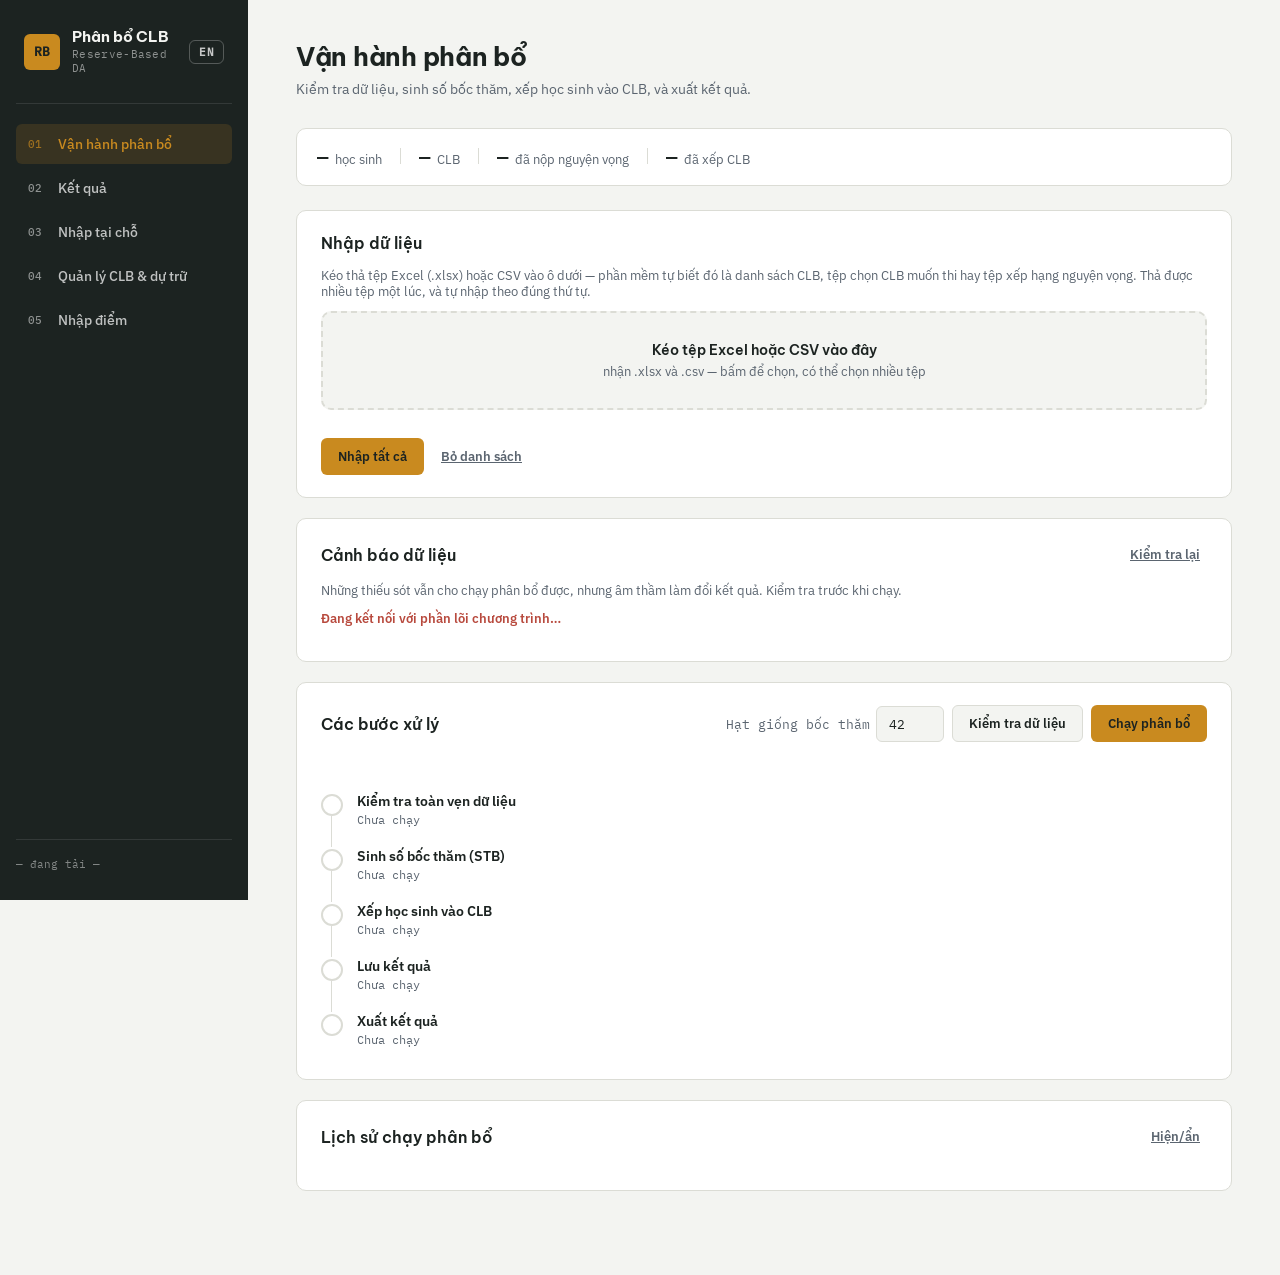
<file: rbda-kiosk/index.html>
<!DOCTYPE html>
<html lang="vi">
<head>
<meta charset="UTF-8">
<meta name="viewport" content="width=device-width, initial-scale=1.0">
<title data-i18n="page_title">Phân bổ Câu lạc bộ — RB-DA</title>
<link rel="icon" type="image/png" href="logo.png">
<link rel="shortcut icon" type="image/x-icon" href="logo.ico">
<link rel="stylesheet" href="assets/fonts/fonts.css">
<link rel="stylesheet" href="style.css">
</head>
<body>

<div class="app-shell">

  <!-- ===================== SIDEBAR ===================== -->
  <nav class="sidebar">
    <div class="brand">
      <span class="brand-mark">RB</span>
      <div class="brand-text">
        <div class="brand-title" data-i18n="brand_title">Phân bổ CLB</div>
        <div class="brand-sub" data-i18n="brand_sub">Reserve-Based DA</div>
      </div>
      <button type="button" class="lang-toggle" id="btnLangToggle" data-i18n="lang_toggle_label">EN</button>
    </div>

    <div class="nav-group">
      <button class="nav-item is-active" data-tab="pipeline">
        <span class="nav-icon">01</span> <span data-i18n="nav_pipeline">Vận hành phân bổ</span>
      </button>
      <button class="nav-item" data-tab="results">
        <span class="nav-icon">02</span> <span data-i18n="nav_results">Kết quả</span>
      </button>
      <button class="nav-item" data-tab="fallback">
        <span class="nav-icon">03</span> <span data-i18n="nav_fallback">Nhập tại chỗ</span>
      </button>
      <button class="nav-item" data-tab="admin">
        <span class="nav-icon">04</span> <span data-i18n="nav_admin">Quản lý CLB &amp; dự trữ</span>
      </button>
      <button class="nav-item" data-tab="scoring">
        <span class="nav-icon">05</span> <span data-i18n="nav_scoring">Nhập điểm</span>
      </button>
    </div>

    <div class="sidebar-footer">
      <div id="dbStatusLine" class="db-status" data-i18n="db_status_loading">— đang tải —</div>
      <div id="lastRunLine" class="db-status db-status-sub"></div>
      <div id="cheDoHienThi" class="db-status db-status-sub"></div>
    </div>
  </nav>

  <!-- ===================== MAIN ===================== -->
  <main class="main">

    <div class="toast-stack" id="toastStack"></div>

    <!-- ---------- TAB 1: PIPELINE ---------- -->
    <section class="view is-active" id="view-pipeline">
      <header class="view-header">
        <h1 data-i18n="pipeline_title">Vận hành phân bổ</h1>
        <p class="view-desc" data-i18n="pipeline_desc">Kiểm tra dữ liệu, sinh số bốc thăm, xếp học sinh vào CLB, và xuất kết quả.</p>
      </header>

      <div class="status-strip" id="statusStrip">
        <div class="strip-item"><span class="strip-num" id="statStudents">—</span><span class="strip-label" data-i18n="label_students">học sinh</span></div>
        <div class="strip-div"></div>
        <div class="strip-item"><span class="strip-num" id="statClubs">—</span><span class="strip-label" data-i18n="label_clubs">CLB</span></div>
        <div class="strip-div"></div>
        <div class="strip-item"><span class="strip-num" id="statPrefs">—</span><span class="strip-label" data-i18n="label_submitted_prefs">đã nộp nguyện vọng</span></div>
        <div class="strip-div"></div>
        <div class="strip-item"><span class="strip-num" id="statMatched">—</span><span class="strip-label" data-i18n="label_matched">đã xếp CLB</span></div>
      </div>

      <div class="panel">
        <div class="panel-head">
          <h2 data-i18n="import_panel_title">Nhập dữ liệu</h2>
        </div>
        <p class="hint-text" data-i18n="import_hint">Kéo thả tệp Excel (.xlsx) hoặc CSV vào ô dưới — phần mềm tự biết đó là danh sách CLB, tệp chọn CLB muốn thi hay tệp xếp hạng nguyện vọng. Thả được nhiều tệp một lúc, và tự nhập theo đúng thứ tự.</p>

        <div class="drop-zone" id="dropZone" tabindex="0" role="button"
             aria-describedby="dropZoneHint">
          <input type="file" id="fileAny" accept=".csv,.xlsx,.xlsm" multiple hidden>
          <div class="drop-zone-main" data-i18n="drop_zone_main">Kéo tệp Excel hoặc CSV vào đây</div>
          <div class="drop-zone-sub" id="dropZoneHint" data-i18n="drop_zone_sub">nhận .xlsx và .csv — bấm để chọn, có thể chọn nhiều tệp</div>
        </div>

        <div class="import-queue" id="importQueue" hidden></div>

        <div class="import-actions" id="importActions" hidden>
          <button class="btn btn-primary" id="btnImportAll" data-i18n="btn_import_all">Nhập tất cả</button>
          <button class="btn btn-ghost" id="btnClearQueue" data-i18n="btn_clear_queue">Bỏ danh sách</button>
          <span class="save-feedback" id="feedbackImportAll"></span>
        </div>

        <div class="import-warnings" id="importWarnings" hidden></div>
      </div>

      <div class="panel">
        <div class="panel-head">
          <h2 data-i18n="health_panel_title">Cảnh báo dữ liệu</h2>
          <div class="panel-actions">
            <button class="btn btn-ghost" id="btnHealthRecheck" data-i18n="btn_health_recheck">Kiểm tra lại</button>
          </div>
        </div>
        <p class="hint-text" data-i18n="health_panel_hint">Những thiếu sót vẫn cho chạy phân bổ được, nhưng âm thầm làm đổi kết quả. Kiểm tra trước khi chạy.</p>
        <div id="healthSummary" class="health-summary"></div>
        <div id="healthList" class="health-list"></div>
      </div>

      <div class="panel">
        <div class="panel-head">
          <h2 data-i18n="steps_panel_title">Các bước xử lý</h2>
          <div class="panel-actions">
            <label class="seed-input-wrap">
              <span data-i18n="label_seed">Hạt giống bốc thăm</span>
              <input type="number" id="seedInput" value="42" class="seed-input">
            </label>
            <button class="btn btn-secondary" id="btnValidate" data-i18n="btn_validate">Kiểm tra dữ liệu</button>
            <button class="btn btn-primary" id="btnRun" data-i18n="btn_run_pipeline">Chạy phân bổ</button>
          </div>
        </div>

        <div class="stb-lock-line" id="stbLockLine"></div>

        <div class="chon-buoi" id="chonBuoiBox" hidden>
          <div class="chon-buoi-dau">
            <span class="chon-buoi-nhan" data-i18n="chon_buoi_title">Buổi sẽ xếp</span>
            <div class="chon-buoi-dai">
              <label data-i18n="chon_buoi_tu">Từ</label>
              <select id="chonBuoiTu" class="text-input"></select>
              <label data-i18n="chon_buoi_den">đến</label>
              <select id="chonBuoiDen" class="text-input"></select>
              <button type="button" class="btn btn-ghost btn-nho" id="btnChonTatCaBuoi" data-i18n="chon_buoi_tat_ca">Tất cả</button>
            </div>
          </div>
          <div class="chon-buoi-chip" id="chonBuoiChip"></div>
          <p class="hint-text" id="chonBuoiNhac" data-i18n="chon_buoi_nhac">Buổi không chọn giữ nguyên kết quả của lần xếp trước.</p>
        </div>

        <ol class="stepper" id="stepper">
          <li class="step" data-step="validate">
            <span class="step-dot"></span>
            <div class="step-body">
              <div class="step-title" data-i18n="step_title_validate">Kiểm tra toàn vẹn dữ liệu</div>
              <div class="step-detail" data-i18n="step_not_run_yet">Chưa chạy</div>
            </div>
          </li>
          <li class="step" data-step="stb_lottery">
            <span class="step-dot"></span>
            <div class="step-body">
              <div class="step-title" data-i18n="step_title_stb">Sinh số bốc thăm (STB)</div>
              <div class="step-detail" data-i18n="step_not_run_yet">Chưa chạy</div>
            </div>
          </li>
          <li class="step" data-step="rbda_cascade">
            <span class="step-dot"></span>
            <div class="step-body">
              <div class="step-title" data-i18n="step_title_rbda">Xếp học sinh vào CLB</div>
              <div class="step-detail" data-i18n="step_not_run_yet">Chưa chạy</div>
            </div>
          </li>
          <li class="step" data-step="write_results">
            <span class="step-dot"></span>
            <div class="step-body">
              <div class="step-title" data-i18n="step_title_write">Lưu kết quả</div>
              <div class="step-detail" data-i18n="step_not_run_yet">Chưa chạy</div>
            </div>
          </li>
          <li class="step" data-step="export">
            <span class="step-dot"></span>
            <div class="step-body">
              <div class="step-title" data-i18n="step_title_export">Xuất kết quả</div>
              <div class="step-detail" data-i18n="step_not_run_yet">Chưa chạy</div>
            </div>
          </li>
        </ol>
      </div>

      <div class="panel panel-log" id="logPanel" hidden>
        <div class="panel-head"><h2 data-i18n="error_log_title">Nhật ký lỗi</h2></div>
        <pre class="log-box" id="logBox"></pre>
      </div>

      <div class="panel">
        <div class="panel-head">
          <h2 data-i18n="history_panel_title">Lịch sử chạy phân bổ</h2>
          <div class="panel-actions">
            <button class="btn btn-ghost" id="btnToggleHistory" data-i18n="btn_toggle">Hiện/ẩn</button>
          </div>
        </div>
        <table class="data-table" id="historyTable" hidden>
          <thead><tr>
            <th>#</th>
            <th data-i18n="th_time">Thời điểm</th>
            <th data-i18n="th_seed">Hạt giống</th>
            <th data-i18n="th_rounds">Vòng lặp</th>
            <th data-i18n="th_matched_count">Đã xếp</th>
            <th data-i18n="th_total">Tổng</th>
            <th data-i18n="th_redrawn">Đã bốc lại</th>
          </tr></thead>
          <tbody id="historyTableBody"></tbody>
        </table>
      </div>
    </section>

    <!-- ---------- TAB 2: KẾT QUẢ ---------- -->
    <section class="view" id="view-results">
      <header class="view-header">
        <h1 data-i18n="results_title">Kết quả</h1>
        <p class="view-desc" data-i18n="results_desc">Danh sách học sinh đã được xếp CLB và tình trạng lấp đầy từng CLB.</p>
      </header>

      <div class="panel">
        <div class="panel-head">
          <h2 data-i18n="fill_panel_title">Tỉ lệ lấp đầy theo CLB</h2>
        </div>
        <div id="clubFillList" class="fill-list"></div>
        <div class="fill-legend">
          <span class="legend-dot" style="background:var(--moss)"></span><span data-i18n="legend_general">Tổng quát</span>
          <span class="legend-dot" style="background:var(--gold); margin-left:16px"></span><span data-i18n="legend_reserve">Vào bằng suất dự trữ</span>
        </div>
      </div>

      <div class="panel" id="doPhuPanel" hidden>
        <div class="panel-head"><h2 data-i18n="do_phu_title">Độ phủ theo học sinh</h2></div>
        <p class="hint-text" data-i18n="do_phu_desc">Con số đáng nhìn nhất là số em không có CLB nào cả tuần.</p>
        <div class="do-phu-so">
          <div class="so-lon"><span class="so-lon-v" id="doPhuTb">—</span><span class="so-lon-k" data-i18n="do_phu_tb">CLB trung bình mỗi em</span></div>
          <div class="so-lon is-canh-bao"><span class="so-lon-v" id="doPhuTrangTay">—</span><span class="so-lon-k" data-i18n="do_phu_trang_tay">Em không có CLB nào cả tuần</span></div>
        </div>
        <div class="do-phu-cot" id="doPhuCot"></div>
      </div>

      <div class="panel" id="tkbPanel" hidden>
        <div class="panel-head">
          <h2 data-i18n="tkb_title">Thời khoá biểu tuần</h2>
          <div class="panel-actions">
            <input type="text" id="tkbSearch" class="text-input" data-i18n-placeholder="placeholder_results_search" placeholder="Tìm theo mã hoặc tên học sinh…">
          </div>
        </div>
        <p class="hint-text" data-i18n="tkb_desc">Mỗi em một dòng, mỗi buổi một ô.</p>
        <div class="scroll-x">
          <table class="data-table" id="tkbTable">
            <thead><tr id="tkbHead"></tr></thead>
            <tbody id="tkbBody"></tbody>
          </table>
        </div>
      </div>

      <div class="panel" id="thamPanel" hidden>
        <div class="panel-head">
          <h2 data-i18n="tham_title">Số bốc thăm theo buổi</h2>
          <div class="panel-actions">
            <input type="text" id="thamSearch" class="text-input" data-i18n-placeholder="placeholder_results_search" placeholder="Tìm theo mã hoặc tên học sinh…">
          </div>
        </div>
        <p class="hint-text" data-i18n="tham_desc">Mỗi buổi một thứ tự riêng, suy ra từ bộ số đã khoá.</p>
        <div class="canh-bao-vang" id="thamCachCu" hidden data-i18n="tham_cach_cu"></div>
        <div class="scroll-x">
          <table class="data-table" id="thamTable">
            <thead><tr id="thamHead"></tr></thead>
            <tbody id="thamBody"></tbody>
          </table>
        </div>
        <p class="hint-text" data-i18n="tham_tai_lap">Cùng bộ số đã khoá và cùng hạt giống thì ai tính lại cũng ra đúng bảng này.</p>
      </div>

      <div class="panel">
        <div class="panel-head">
          <h2 data-i18n="results_list_title">Danh sách xếp CLB</h2>
          <div class="panel-actions">
            <span id="unmatchedBadge" class="unmatched-badge" hidden></span>
            <input type="text" id="resultsSearch" class="text-input" data-i18n-placeholder="placeholder_results_search" placeholder="Tìm theo mã hoặc tên học sinh…">
            <button class="btn btn-secondary" id="btnExport" data-i18n="btn_export_csv">Xuất CSV</button>
          </div>
        </div>
        <table class="data-table">
          <thead>
            <tr>
              <th data-i18n="th_student_id">Mã học sinh</th>
              <th data-i18n="th_name">Họ tên</th>
              <th class="cot-buoi" data-i18n="th_buoi">Buổi</th>
              <th data-i18n="th_club">Câu lạc bộ</th>
              <th data-i18n="th_tier">Loại chỗ</th>
              <th data-i18n="th_pref_rank">Hạng nguyện vọng</th>
            </tr>
          </thead>
          <tbody id="resultsTableBody"></tbody>
        </table>
        <div id="resultsEmptyState" class="empty-state" hidden data-i18n="results_empty_state">Chưa có kết quả — chạy phân bổ ở thẻ "Vận hành phân bổ" trước.</div>
      </div>
    </section>

    <!-- ---------- TAB 3: NHẬP TẠI CHỖ (KIOSK) ---------- -->
    <section class="view" id="view-fallback">
      <header class="view-header">
        <h1 data-i18n="fallback_title">Nhập tại chỗ</h1>
        <p class="view-desc" data-i18n="fallback_desc">Tìm hoặc tạo học sinh trước, sau đó có hai bước độc lập: chọn CLB để thi và xếp hạng nguyện vọng — không ảnh hưởng lẫn nhau.</p>
      </header>

      <div class="panel">
        <div class="panel-head"><h2 data-i18n="fallback_step0_title">Tìm hoặc tạo học sinh</h2></div>
        <div class="search-row">
          <input type="text" id="studentSearchInput" class="text-input" data-i18n-placeholder="placeholder_fallback_search" placeholder="Nhập mã học sinh hoặc tên…">
          <button class="btn btn-secondary" id="btnStudentSearch" data-i18n="btn_search">Tìm</button>
        </div>
        <div id="studentSearchResults" class="search-results"></div>
        <div class="pagination-row" id="fallbackStudentPagination" hidden>
          <button class="btn btn-ghost" id="btnFallbackPrevPage" data-i18n="btn_prev_page">‹ Trước</button>
          <span class="pagination-label" id="fallbackPaginationLabel">—</span>
          <button class="btn btn-ghost" id="btnFallbackNextPage" data-i18n="btn_next_page">Sau ›</button>
        </div>

        <div class="new-student-row">
          <input type="text" id="newStudentId" class="text-input text-input-sm" data-i18n-placeholder="placeholder_new_student_id" placeholder="Mã học sinh mới">
          <input type="text" id="newStudentName" class="text-input" data-i18n-placeholder="placeholder_full_name" placeholder="Họ tên">
          <button class="btn btn-secondary" id="btnCreateStudent" data-i18n="btn_create_student">Tạo học sinh mới</button>
        </div>
      </div>

      <div class="panel" id="fallbackWorkArea" hidden>
        <div class="panel-head">
          <h2 id="currentStudentLabel">—</h2>
          <div class="panel-actions">
            <button class="btn btn-ghost" id="btnResetStudentEntry" data-i18n="btn_reset_entry">Sửa lại từ đầu</button>
            <button class="btn-icon-danger" id="btnDeleteStudent" data-i18n="btn_delete_student">Xoá học sinh</button>
          </div>
        </div>

        <div class="fallback-steps">
          <div class="fallback-step">
            <h3 data-i18n="fallback_step1_title">Bước 1 — Chọn CLB muốn thi / xét (ô đánh dấu)</h3>
            <div id="testSelectionGrid" class="option-list"></div>
            <button class="btn btn-primary" id="btnSubmitTestSelection" data-i18n="btn_save_test_selection">Lưu lựa chọn thi</button>
            <span class="save-feedback" id="testSelectionFeedback"></span>
          </div>

          <div class="fallback-step">
            <h3 data-i18n="fallback_step2_title">Bước 2 — Xếp hạng nguyện vọng (độc lập, tối đa 10 CLB)</h3>
            <p class="hint-text" data-i18n="fallback_step2_hint">Bấm chọn CLB theo thứ tự ưu tiên giảm dần. Có thể xếp hạng CLB không nằm trong danh sách đã đánh dấu ở Bước 1.</p>
            <p class="hint-text" id="fallbackBuoiHint" hidden data-i18n="fallback_buoi_hint">Mỗi buổi em chỉ nhận được nhiều nhất một CLB.</p>
            <div class="phu-buoi" id="fallbackPhuBuoi" hidden></div>
            <div id="rankingSourceGrid" class="option-list"></div>
            <div class="ranking-result">
              <div class="ranking-result-label" data-i18n="ranking_current_label">Thứ tự nguyện vọng hiện tại:</div>
              <ol id="rankingList" class="ranking-list"></ol>
              <button class="btn btn-ghost" id="btnClearRanking" data-i18n="btn_clear_all">Xoá hết</button>
            </div>
            <button class="btn btn-primary" id="btnSubmitPreferences" data-i18n="btn_save_preferences">Lưu nguyện vọng</button>
            <span class="save-feedback" id="preferencesFeedback"></span>
          </div>
        </div>
      </div>
    </section>

    <!-- ---------- TAB 4: QUẢN LÝ CLUB & DỰ TRỮ ---------- -->
    <section class="view" id="view-admin">
      <header class="view-header">
        <h1 data-i18n="admin_title">Quản lý CLB &amp; dự trữ</h1>
        <p class="view-desc" data-i18n="admin_desc">Tạo/sửa CLB và gán diện dự trữ cho học sinh. Tiêu chí dự trữ hoàn toàn do trường tự đặt — hệ thống chỉ so khớp nhãn dự trữ giữa CLB và học sinh, không cài cứng quy tắc nào.</p>
      </header>

      <div class="panel">
        <div class="panel-head"><h2 data-i18n="admin_club_form_title">Thêm / sửa CLB</h2></div>
        <div class="admin-form-grid">
          <input type="text" id="clubFormId" class="text-input text-input-sm" data-i18n-placeholder="placeholder_club_id" placeholder="Mã CLB (vd: clb_01)">
          <input type="text" id="clubFormName" class="text-input" data-i18n-placeholder="placeholder_club_name" placeholder="Tên CLB">
          <input type="number" id="clubFormCapacity" class="text-input text-input-sm" data-i18n-placeholder="placeholder_capacity" placeholder="Tổng chỗ" min="1">
          <input type="number" id="clubFormReserveCapacity" class="text-input text-input-sm" data-i18n-placeholder="placeholder_reserve_capacity" placeholder="Suất dự trữ" min="0" value="0">
          <input type="text" id="clubFormReserveGroup" class="text-input text-input-sm" data-i18n-placeholder="placeholder_reserve_group" placeholder="Nhãn dự trữ (bỏ trống nếu không có)" list="reserveGroupOptions">
          <datalist id="reserveGroupOptions"></datalist>
          <input type="text" id="clubFormBuoi" class="text-input" data-i18n-placeholder="placeholder_buoi" placeholder="Buổi sinh hoạt (vd: thu_3)" list="buoiOptions">
          <datalist id="buoiOptions"></datalist>
          <button class="btn btn-primary" id="btnSaveClub" data-i18n="btn_save_club">Lưu CLB</button>
        </div>
        <span class="save-feedback" id="clubFormFeedback"></span>

        <table class="data-table" style="margin-top:18px;">
          <thead><tr>
            <th data-i18n="th_club_id">Mã CLB</th>
            <th data-i18n="th_name_short">Tên</th>
            <th data-i18n="th_capacity">Tổng chỗ</th>
            <th data-i18n="th_reserve_capacity">Suất dự trữ</th>
            <th data-i18n="th_reserve_group">Nhãn dự trữ</th>
            <th class="cot-buoi" data-i18n="th_buoi">Buổi</th>
            <th></th>
          </tr></thead>
          <tbody id="adminClubTableBody"></tbody>
        </table>
        <div id="adminClubEmptyState" class="empty-state" hidden data-i18n="admin_club_empty">Chưa có CLB nào — thêm CLB đầu tiên bằng biểu mẫu ở trên.</div>
        <p class="hint-text" data-i18n="buoi_hint_form">Hai CLB cùng một buổi là trùng giờ.</p>
      </div>

      <div class="panel" id="taiBuoiPanel" hidden>
        <div class="panel-head"><h2 data-i18n="admin_tai_buoi_title">Tải theo buổi</h2></div>
        <p class="hint-text" data-i18n="admin_tai_buoi_desc">Xem trước khi chưa chạy phân bổ.</p>
        <div class="scroll-x">
          <table class="data-table">
            <thead><tr>
              <th data-i18n="th_buoi">Buổi</th>
              <th class="num" data-i18n="th_so_clb">Số CLB</th>
              <th class="num" data-i18n="th_tong_cho">Tổng chỗ</th>
              <th class="num" data-i18n="th_em_muon_buoi">Em muốn buổi này</th>
              <th class="num" data-i18n="th_ti_le_choi">Tỉ lệ chọi</th>
              <th></th>
            </tr></thead>
            <tbody id="taiBuoiBody"></tbody>
          </table>
        </div>
        <p class="hint-text" data-i18n="ti_le_choi_giai_thich">Tỉ lệ chọi đếm theo số học sinh.</p>
      </div>

      <div class="panel" id="lichTuanPanel" hidden>
        <div class="panel-head"><h2 data-i18n="admin_lich_tuan_title">Lịch tuần</h2></div>
        <p class="hint-text" data-i18n="admin_lich_tuan_desc">Mỗi cột là một buổi sinh hoạt.</p>
        <div class="lich-tuan" id="lichTuan"></div>
      </div>

      <div class="panel">
        <div class="panel-head"><h2 data-i18n="admin_reserve_assign_title">Gán diện dự trữ cho học sinh</h2></div>
        <div class="search-row">
          <input type="text" id="adminStudentSearch" class="text-input" data-i18n-placeholder="placeholder_admin_student_search" placeholder="Tìm học sinh theo mã hoặc tên…">
          <input type="text" id="bulkReserveGroupInput" class="text-input text-input-sm" data-i18n-placeholder="placeholder_reserve_group_apply" placeholder="Nhãn dự trữ áp dụng" list="reserveGroupOptions">
          <button class="btn btn-secondary" id="btnBulkAssign" data-i18n="btn_bulk_assign">Gán cho học sinh đã đánh dấu</button>
        </div>
        <table class="data-table">
          <thead><tr>
            <th></th>
            <th data-i18n="th_student_id">Mã học sinh</th>
            <th data-i18n="th_name">Họ tên</th>
            <th data-i18n="th_current_reserve_group">Nhãn dự trữ hiện tại</th>
          </tr></thead>
          <tbody id="adminStudentTableBody"></tbody>
        </table>
        <div id="adminStudentEmptyState" class="empty-state" hidden data-i18n="admin_student_empty">Chưa có học sinh nào trong hệ thống — thêm qua thẻ "Nhập tại chỗ" hoặc nạp từ Microsoft Forms.</div>
        <div class="pagination-row" id="adminStudentPagination">
          <button class="btn btn-ghost" id="btnAdminPrevPage" data-i18n="btn_prev_page">‹ Trước</button>
          <span class="pagination-label" id="adminPaginationLabel">—</span>
          <button class="btn btn-ghost" id="btnAdminNextPage" data-i18n="btn_next_page">Sau ›</button>
        </div>
      </div>

      <div class="panel">
        <div class="panel-head"><h2 data-i18n="danger_zone_title">Vùng nguy hiểm — xoá dữ liệu để làm lại từ đầu</h2></div>
        <p class="hint-text" data-i18n="danger_zone_desc">Nạp tệp chỉ CỘNG THÊM học sinh, không xoá em cũ. Muốn chạy thử lại từ đầu với bộ dữ liệu khác thì xoá ở đây, nếu không học sinh của lần trước vẫn chiếm suất và làm lệch kết quả.</p>
        <p class="hint-text" data-i18n="danger_zone_safety">Cả hai nút đều TỰ SAO LƯU app.db trước khi xoá, và đều KHÔNG xoá nhật ký các lần chạy — dấu vết kiểm toán được giữ nguyên.</p>
        <div class="search-row">
          <button class="btn btn-danger" id="btnResetStudents" data-i18n="btn_reset_students">Xoá toàn bộ học sinh (giữ CLB)</button>
          <button class="btn btn-danger" id="btnResetAll" data-i18n="btn_reset_all">Xoá toàn bộ dữ liệu (cả CLB)</button>
        </div>
      </div>
    </section>

    <!-- ---------- TAB 5: NHẬP ĐIỂM ---------- -->
    <section class="view" id="view-scoring">
      <header class="view-header">
        <h1 data-i18n="scoring_title">Nhập điểm</h1>
        <p class="view-desc" data-i18n="scoring_desc">Chọn CLB để chấm. Danh sách chỉ hiện mã học sinh và họ tên — không hiện số bốc thăm hay thứ hạng nguyện vọng, đảm bảo người chấm không thể thiên vị theo ưu tiên đã biết trước.</p>
      </header>

      <div class="panel">
        <div class="panel-head"><h2 data-i18n="scoring_overview_title">Tiến độ theo CLB</h2></div>
        <table class="data-table">
          <thead><tr>
            <th data-i18n="th_club_id">Mã CLB</th>
            <th data-i18n="th_name_short">Tên</th>
            <th data-i18n="th_n_applicants">Đã đăng ký</th>
            <th data-i18n="th_n_scored">Đã chấm</th>
            <th></th>
          </tr></thead>
          <tbody id="scoringOverviewBody"></tbody>
        </table>
        <div id="scoringOverviewEmpty" class="empty-state" hidden data-i18n="scoring_overview_empty">Chưa có CLB nào có học sinh đăng ký thi/xét.</div>
      </div>

      <div class="panel" id="scoringWorkArea" hidden>
        <div class="panel-head">
          <h2 id="scoringClubLabel">—</h2>
          <div class="panel-actions">
            <button class="btn btn-primary" id="btnSaveScores" data-i18n="btn_save_scores">Lưu điểm</button>
          </div>
        </div>
        <table class="data-table">
          <thead><tr>
            <th data-i18n="th_student_id">Mã học sinh</th>
            <th data-i18n="th_name">Họ tên</th>
            <th data-i18n="th_score">Điểm</th>
          </tr></thead>
          <tbody id="scoringTableBody"></tbody>
        </table>
        <span class="save-feedback" id="scoringFeedback"></span>
      </div>
    </section>

  </main>
</div>

<script src="i18n.js"></script>
<script src="app.js"></script>
</body>
</html>
</file>
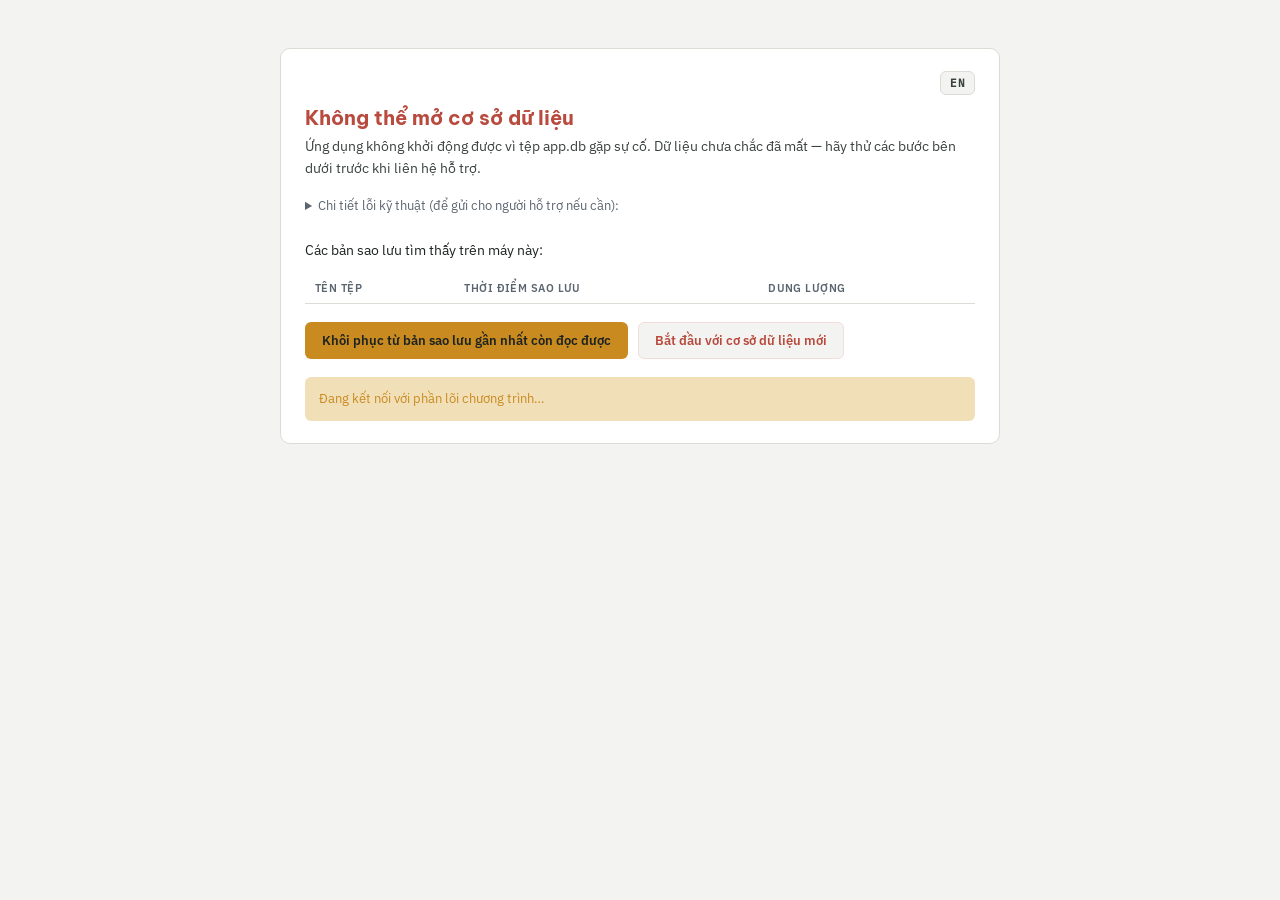
<file: rbda-kiosk/recovery.html>
<!DOCTYPE html>
<html lang="vi">
<head>
<meta charset="UTF-8">
<meta name="viewport" content="width=device-width, initial-scale=1.0">
<title data-i18n="recovery_title">Phục hồi dữ liệu</title>
<link rel="icon" type="image/png" href="logo.png">
<link rel="shortcut icon" type="image/x-icon" href="logo.ico">
<link rel="stylesheet" href="assets/fonts/fonts.css">
<link rel="stylesheet" href="style.css">
</head>
<body>

<div class="recovery-shell">
  <div class="panel recovery-card">
    <div class="panel-head">
      <button type="button" class="lang-toggle-light" id="btnLangToggle" data-i18n="lang_toggle_label">EN</button>
    </div>

    <h1 class="recovery-heading" data-i18n="recovery_heading">Không thể mở cơ sở dữ liệu</h1>
    <p class="recovery-intro" data-i18n="recovery_intro">
      Ứng dụng không khởi động được vì tệp app.db gặp sự cố. Dữ liệu chưa
      chắc đã mất — hãy thử các bước bên dưới trước khi liên hệ hỗ trợ.
    </p>

    <details class="recovery-error-detail">
      <summary data-i18n="recovery_error_detail_label">Chi tiết lỗi kỹ thuật (để gửi cho người hỗ trợ nếu cần):</summary>
      <pre id="initErrorDetail"></pre>
    </details>

    <p class="recovery-backups-label" data-i18n="recovery_backups_label">Các bản sao lưu tìm thấy trên máy này:</p>
    <table class="data-table" id="backupsTable">
      <thead>
        <tr>
          <th data-i18n="th_backup_name">Tên tệp</th>
          <th data-i18n="th_backup_time">Thời điểm sao lưu</th>
          <th data-i18n="th_backup_size">Dung lượng</th>
        </tr>
      </thead>
      <tbody id="backupsTableBody"></tbody>
    </table>
    <p id="noBackupsMsg" hidden></p>

    <div class="recovery-actions">
      <button type="button" class="btn btn-primary" id="btnRestoreBackup" data-i18n="btn_restore_backup">
        Khôi phục từ bản sao lưu gần nhất còn đọc được
      </button>
      <button type="button" class="btn btn-danger" id="btnStartFresh" data-i18n="btn_start_fresh">
        Bắt đầu với cơ sở dữ liệu mới
      </button>
    </div>

    <div id="recoveryStatus"></div>
  </div>
</div>

<script src="i18n.js"></script>
<script src="recovery.js"></script>
</body>
</html>
</file>
<file: rbda-kiosk/assets/fonts/fonts.css>
/* ============================================================
   fonts.css — Font tự lưu trữ cục bộ (offline-first)
   ============================================================
   Thay thế hoàn toàn link Google Fonts CDN. Kiosk không có mạng
   vẫn hiển thị đúng font, đúng dấu tiếng Việt.

   Mỗi family có 2 subset: "vietnamese" (ưu tiên — chứa ký tự có
   dấu) và "latin" (ký tự cơ bản, số, dấu câu). Trình duyệt tự
   chọn file theo unicode-range của từng ký tự trong DOM, không
   tải cả hai nếu không cần.

   Nguồn: gói npm @fontsource (build từ chính nguồn Google Fonts,
   đóng gói lại thành file tĩnh) — không gọi mạng lúc runtime.
   ============================================================ */

/* ---------- Be Vietnam Pro (heading) — 500 / 600 / 700 ---------- */
@font-face {
  font-family: 'Be Vietnam Pro';
  font-style: normal;
  font-display: swap;
  font-weight: 500;
  src: url('./be-vietnam-pro-vietnamese-500-normal.woff2') format('woff2');
  unicode-range: U+0102-0103,U+0110-0111,U+0128-0129,U+0168-0169,U+01A0-01A1,U+01AF-01B0,U+0300-0301,U+0303-0304,U+0308-0309,U+0323,U+0329,U+1EA0-1EF9,U+20AB;
}
@font-face {
  font-family: 'Be Vietnam Pro';
  font-style: normal;
  font-display: swap;
  font-weight: 500;
  src: url('./be-vietnam-pro-latin-500-normal.woff2') format('woff2');
  unicode-range: U+0000-00FF,U+0131,U+0152-0153,U+02BB-02BC,U+02C6,U+02DA,U+02DC,U+0304,U+0308,U+0329,U+2000-206F,U+20AC,U+2122,U+2191,U+2193,U+2212,U+2215,U+FEFF,U+FFFD;
}
@font-face {
  font-family: 'Be Vietnam Pro';
  font-style: normal;
  font-display: swap;
  font-weight: 600;
  src: url('./be-vietnam-pro-vietnamese-600-normal.woff2') format('woff2');
  unicode-range: U+0102-0103,U+0110-0111,U+0128-0129,U+0168-0169,U+01A0-01A1,U+01AF-01B0,U+0300-0301,U+0303-0304,U+0308-0309,U+0323,U+0329,U+1EA0-1EF9,U+20AB;
}
@font-face {
  font-family: 'Be Vietnam Pro';
  font-style: normal;
  font-display: swap;
  font-weight: 600;
  src: url('./be-vietnam-pro-latin-600-normal.woff2') format('woff2');
  unicode-range: U+0000-00FF,U+0131,U+0152-0153,U+02BB-02BC,U+02C6,U+02DA,U+02DC,U+0304,U+0308,U+0329,U+2000-206F,U+20AC,U+2122,U+2191,U+2193,U+2212,U+2215,U+FEFF,U+FFFD;
}
@font-face {
  font-family: 'Be Vietnam Pro';
  font-style: normal;
  font-display: swap;
  font-weight: 700;
  src: url('./be-vietnam-pro-vietnamese-700-normal.woff2') format('woff2');
  unicode-range: U+0102-0103,U+0110-0111,U+0128-0129,U+0168-0169,U+01A0-01A1,U+01AF-01B0,U+0300-0301,U+0303-0304,U+0308-0309,U+0323,U+0329,U+1EA0-1EF9,U+20AB;
}
@font-face {
  font-family: 'Be Vietnam Pro';
  font-style: normal;
  font-display: swap;
  font-weight: 700;
  src: url('./be-vietnam-pro-latin-700-normal.woff2') format('woff2');
  unicode-range: U+0000-00FF,U+0131,U+0152-0153,U+02BB-02BC,U+02C6,U+02DA,U+02DC,U+0304,U+0308,U+0329,U+2000-206F,U+20AC,U+2122,U+2191,U+2193,U+2212,U+2215,U+FEFF,U+FFFD;
}

/* ---------- IBM Plex Sans (body) — 400 / 500 / 600 ---------- */
@font-face {
  font-family: 'IBM Plex Sans';
  font-style: normal;
  font-display: swap;
  font-weight: 400;
  src: url('./ibm-plex-sans-vietnamese-400-normal.woff2') format('woff2');
  unicode-range: U+0102-0103,U+0110-0111,U+0128-0129,U+0168-0169,U+01A0-01A1,U+01AF-01B0,U+0300-0301,U+0303-0304,U+0308-0309,U+0323,U+0329,U+1EA0-1EF9,U+20AB;
}
@font-face {
  font-family: 'IBM Plex Sans';
  font-style: normal;
  font-display: swap;
  font-weight: 400;
  src: url('./ibm-plex-sans-latin-400-normal.woff2') format('woff2');
  unicode-range: U+0000-00FF,U+0131,U+0152-0153,U+02BB-02BC,U+02C6,U+02DA,U+02DC,U+0304,U+0308,U+0329,U+2000-206F,U+20AC,U+2122,U+2191,U+2193,U+2212,U+2215,U+FEFF,U+FFFD;
}
@font-face {
  font-family: 'IBM Plex Sans';
  font-style: normal;
  font-display: swap;
  font-weight: 500;
  src: url('./ibm-plex-sans-vietnamese-500-normal.woff2') format('woff2');
  unicode-range: U+0102-0103,U+0110-0111,U+0128-0129,U+0168-0169,U+01A0-01A1,U+01AF-01B0,U+0300-0301,U+0303-0304,U+0308-0309,U+0323,U+0329,U+1EA0-1EF9,U+20AB;
}
@font-face {
  font-family: 'IBM Plex Sans';
  font-style: normal;
  font-display: swap;
  font-weight: 500;
  src: url('./ibm-plex-sans-latin-500-normal.woff2') format('woff2');
  unicode-range: U+0000-00FF,U+0131,U+0152-0153,U+02BB-02BC,U+02C6,U+02DA,U+02DC,U+0304,U+0308,U+0329,U+2000-206F,U+20AC,U+2122,U+2191,U+2193,U+2212,U+2215,U+FEFF,U+FFFD;
}
@font-face {
  font-family: 'IBM Plex Sans';
  font-style: normal;
  font-display: swap;
  font-weight: 600;
  src: url('./ibm-plex-sans-vietnamese-600-normal.woff2') format('woff2');
  unicode-range: U+0102-0103,U+0110-0111,U+0128-0129,U+0168-0169,U+01A0-01A1,U+01AF-01B0,U+0300-0301,U+0303-0304,U+0308-0309,U+0323,U+0329,U+1EA0-1EF9,U+20AB;
}
@font-face {
  font-family: 'IBM Plex Sans';
  font-style: normal;
  font-display: swap;
  font-weight: 600;
  src: url('./ibm-plex-sans-latin-600-normal.woff2') format('woff2');
  unicode-range: U+0000-00FF,U+0131,U+0152-0153,U+02BB-02BC,U+02C6,U+02DA,U+02DC,U+0304,U+0308,U+0329,U+2000-206F,U+20AC,U+2122,U+2191,U+2193,U+2212,U+2215,U+FEFF,U+FFFD;
}

/* ---------- IBM Plex Mono (data) — 400 / 500 ---------- */
@font-face {
  font-family: 'IBM Plex Mono';
  font-style: normal;
  font-display: swap;
  font-weight: 400;
  src: url('./ibm-plex-mono-vietnamese-400-normal.woff2') format('woff2');
  unicode-range: U+0102-0103,U+0110-0111,U+0128-0129,U+0168-0169,U+01A0-01A1,U+01AF-01B0,U+0300-0301,U+0303-0304,U+0308-0309,U+0323,U+0329,U+1EA0-1EF9,U+20AB;
}
@font-face {
  font-family: 'IBM Plex Mono';
  font-style: normal;
  font-display: swap;
  font-weight: 400;
  src: url('./ibm-plex-mono-latin-400-normal.woff2') format('woff2');
  unicode-range: U+0000-00FF,U+0131,U+0152-0153,U+02BB-02BC,U+02C6,U+02DA,U+02DC,U+0304,U+0308,U+0329,U+2000-206F,U+20AC,U+2122,U+2191,U+2193,U+2212,U+2215,U+FEFF,U+FFFD;
}
@font-face {
  font-family: 'IBM Plex Mono';
  font-style: normal;
  font-display: swap;
  font-weight: 500;
  src: url('./ibm-plex-mono-vietnamese-500-normal.woff2') format('woff2');
  unicode-range: U+0102-0103,U+0110-0111,U+0128-0129,U+0168-0169,U+01A0-01A1,U+01AF-01B0,U+0300-0301,U+0303-0304,U+0308-0309,U+0323,U+0329,U+1EA0-1EF9,U+20AB;
}
@font-face {
  font-family: 'IBM Plex Mono';
  font-style: normal;
  font-display: swap;
  font-weight: 500;
  src: url('./ibm-plex-mono-latin-500-normal.woff2') format('woff2');
  unicode-range: U+0000-00FF,U+0131,U+0152-0153,U+02BB-02BC,U+02C6,U+02DA,U+02DC,U+0304,U+0308,U+0329,U+2000-206F,U+20AC,U+2122,U+2191,U+2193,U+2212,U+2215,U+FEFF,U+FFFD;
}
</file>
<file: rbda-kiosk/style.css>
:root {
  --ink: #1C2321;
  --ink-soft: #3A423F;
  --slate: #5B6570;
  --paper: #F3F4F1;
  --paper-raised: #FFFFFF;
  --hairline: #DBDCD5;
  --gold: #C98A1F;
  --gold-soft: #F1DFB8;
  --moss: #3F6B52;
  --moss-soft: #DCE9E0;
  --rust: #B84A3E;
  --rust-soft: #F3DCD9;

  --font-display: "Be Vietnam Pro", "Inter", sans-serif;
  --font-body: "IBM Plex Sans", sans-serif;
  --font-mono: "IBM Plex Mono", monospace;

  --ease-out: cubic-bezier(0.23, 1, 0.32, 1);
  --ease-in-out: cubic-bezier(0.77, 0, 0.175, 1);

  --radius-sm: 6px;
  --radius-md: 10px;
}

* { box-sizing: border-box; }

html, body {
  margin: 0;
  padding: 0;
  height: 100%;
  background: var(--paper);
  color: var(--ink);
  font-family: var(--font-body);
  font-size: 14px;
  -webkit-font-smoothing: antialiased;
}

button, input {
  font-family: inherit;
  font-size: inherit;
}

/* ============================= SHELL ============================= */

.app-shell {
  display: grid;
  grid-template-columns: 248px 1fr;
  min-height: 100vh;
}

/* ============================= SIDEBAR ============================= */

.sidebar {
  background: var(--ink);
  color: #F3F4F1;
  display: flex;
  flex-direction: column;
  padding: 24px 16px;
  position: sticky;
  top: 0;
  height: 100vh;
}

.brand {
  display: flex;
  align-items: center;
  gap: 12px;
  padding: 4px 8px 28px 8px;
  border-bottom: 1px solid rgba(255,255,255,0.1);
  margin-bottom: 20px;
}

.brand-mark {
  width: 36px;
  height: 36px;
  border-radius: var(--radius-sm);
  background: var(--gold);
  color: var(--ink);
  font-family: var(--font-mono);
  font-weight: 700;
  font-size: 13px;
  display: flex;
  align-items: center;
  justify-content: center;
  flex-shrink: 0;
}

.brand-title {
  font-family: var(--font-display);
  font-weight: 700;
  font-size: 14.5px;
  line-height: 1.2;
}

.brand-sub {
  font-family: var(--font-mono);
  font-size: 10.5px;
  color: rgba(255,255,255,0.5);
  letter-spacing: 0.03em;
  margin-top: 2px;
}

.brand-text {
  flex: 1;
  min-width: 0;
}

.lang-toggle {
  flex-shrink: 0;
  border: 1px solid rgba(255,255,255,0.25);
  background: transparent;
  color: rgba(255,255,255,0.75);
  font-family: var(--font-mono);
  font-size: 11px;
  font-weight: 600;
  letter-spacing: 0.04em;
  padding: 4px 9px;
  border-radius: var(--radius-sm);
  cursor: pointer;
  transition: background 150ms ease, color 150ms ease, border-color 150ms ease;
}

.lang-toggle:hover {
  background: rgba(255,255,255,0.1);
  color: #fff;
  border-color: rgba(255,255,255,0.4);
}

.nav-group {
  display: flex;
  flex-direction: column;
  gap: 4px;
}

.nav-item {
  display: flex;
  align-items: center;
  gap: 12px;
  text-align: left;
  background: transparent;
  border: none;
  color: rgba(255,255,255,0.72);
  padding: 11px 12px;
  border-radius: var(--radius-sm);
  cursor: pointer;
  font-size: 13.5px;
  font-weight: 500;
  transition: background 0.15s ease, color 0.15s ease;
}

.nav-item:hover {
  background: rgba(255,255,255,0.06);
  color: #fff;
}

.nav-item.is-active {
  background: rgba(201,138,31,0.16);
  color: var(--gold);
}

.nav-icon {
  font-family: var(--font-mono);
  font-size: 11px;
  opacity: 0.7;
  width: 18px;
}

.sidebar-footer {
  margin-top: auto;
  padding-top: 16px;
  border-top: 1px solid rgba(255,255,255,0.1);
}

.db-status {
  font-family: var(--font-mono);
  font-size: 11px;
  color: rgba(255,255,255,0.45);
  line-height: 1.5;
}

.db-status-sub {
  margin-top: 4px;
  font-size: 10px;
  color: rgba(255,255,255,0.32);
}

/* ============================= EMPTY STATE ============================= */

.empty-state {
  padding: 28px 16px;
  text-align: center;
  color: var(--slate);
  font-size: 13px;
  background: var(--paper);
  border: 1px dashed var(--hairline);
  border-radius: var(--radius-sm);
  margin-top: 10px;
}

/* ============================= LEGEND / BADGE ============================= */

.fill-legend {
  margin-top: 14px;
  padding-top: 12px;
  border-top: 1px solid var(--hairline);
  font-size: 12px;
  color: var(--slate);
}

.legend-dot {
  display: inline-block;
  width: 8px;
  height: 8px;
  border-radius: 50%;
  margin-right: 5px;
  vertical-align: middle;
}

.unmatched-badge {
  font-family: var(--font-mono);
  font-size: 11.5px;
  background: var(--rust-soft);
  color: var(--rust);
  padding: 4px 10px;
  border-radius: 999px;
}

.tier-badge {
  font-family: var(--font-mono);
  font-size: 10.5px;
  padding: 2px 7px;
  border-radius: 999px;
}

.tier-badge.is-reserve {
  background: var(--gold-soft);
  color: var(--gold);
}

.tier-badge.is-general {
  background: var(--moss-soft);
  color: var(--moss);
}

.db-status-sub.is-fallback {
  color: var(--gold);
}

/* ============================= MAIN ============================= */

.main {
  padding: 40px 48px 64px 48px;
  /* Khoi noi dung nam trong cot 1fr cua .app-shell. Khong co margin
     auto thi no dinh sat mep TRAI, va tren man hinh rong (1900px) se
     thua gan 700px trong ben phai — dung nhu anh chup man hinh kiosk. */
  max-width: 1280px;
  margin-inline: auto;
}

.view { display: none; }
.view.is-active {
  display: block;
  animation: viewFadeIn 220ms var(--ease-out);
}

@keyframes viewFadeIn {
  from { opacity: 0; transform: translateY(6px); }
  to { opacity: 1; transform: translateY(0); }
}

.view-header { margin-bottom: 28px; }

.view-header h1 {
  font-family: var(--font-display);
  font-size: 26px;
  font-weight: 700;
  margin: 0 0 6px 0;
  letter-spacing: -0.01em;
}

.view-desc {
  color: var(--slate);
  margin: 0;
  font-size: 14px;
  max-width: 620px;
  line-height: 1.5;
}

/* ============================= STATUS STRIP ============================= */
/* Thay cho 4 stat-card giong het nhau (hero-metric template) bang 1 dai
   ngang co dau phan cach — cung mot thong tin, khong lap khuon mau card. */

.status-strip {
  display: flex;
  align-items: baseline;
  gap: 18px;
  padding: 16px 20px;
  background: var(--paper-raised);
  border: 1px solid var(--hairline);
  border-radius: var(--radius-md);
  margin-bottom: 24px;
  flex-wrap: wrap;
}

.strip-item {
  display: flex;
  align-items: baseline;
  gap: 7px;
}

.strip-num {
  font-family: var(--font-mono);
  font-size: 19px;
  font-weight: 500;
  color: var(--ink);
  font-variant-numeric: tabular-nums;
}

.strip-label {
  font-size: 12.5px;
  color: var(--slate);
}

.strip-div {
  width: 1px;
  height: 16px;
  background: var(--hairline);
}

/* ============================= PANEL ============================= */

.panel {
  background: var(--paper-raised);
  border: 1px solid var(--hairline);
  border-radius: var(--radius-md);
  padding: 22px 24px;
  margin-bottom: 20px;
}

.panel-head {
  display: flex;
  align-items: center;
  justify-content: space-between;
  gap: 16px;
  margin-bottom: 18px;
  flex-wrap: wrap;
}

.panel-head h2 {
  font-family: var(--font-display);
  font-size: 15.5px;
  font-weight: 600;
  margin: 0;
}

.panel-actions {
  display: flex;
  align-items: center;
  gap: 8px;
  flex-wrap: wrap;
}

/* ============================= BUTTONS ============================= */

.btn {
  font-weight: 600;
  font-size: 13px;
  padding: 9px 16px;
  border-radius: var(--radius-sm);
  border: 1px solid transparent;
  cursor: pointer;
  transition: transform 120ms var(--ease-out), filter 150ms ease, background 150ms ease;
}

.btn:active:not(:disabled) {
  transform: scale(0.97);
}

.btn:disabled {
  opacity: 0.5;
  cursor: not-allowed;
}

.btn-primary {
  background: var(--gold);
  color: var(--ink);
}
.btn-primary:hover:not(:disabled) { filter: brightness(1.06); }

.btn-secondary {
  background: var(--paper);
  color: var(--ink);
  border-color: var(--hairline);
}
.btn-secondary:hover:not(:disabled) { background: #E9EAE5; }

.btn-ghost {
  background: transparent;
  color: var(--slate);
  border-color: transparent;
  text-decoration: underline;
  padding: 4px 6px;
}

/* ============================= INPUTS ============================= */

.text-input, .seed-input {
  border: 1px solid var(--hairline);
  border-radius: var(--radius-sm);
  padding: 9px 12px;
  background: var(--paper);
  color: var(--ink);
  outline: none;
}

.text-input:focus, .seed-input:focus {
  border-color: var(--gold);
  box-shadow: 0 0 0 3px rgba(201,138,31,0.18);
}

.text-input { min-width: 240px; }
.text-input-sm { min-width: 140px; }

.seed-input-wrap {
  display: flex;
  align-items: center;
  gap: 6px;
  font-size: 12.5px;
  color: var(--slate);
  font-family: var(--font-mono);
}

.seed-input {
  width: 68px;
  font-family: var(--font-mono);
}

/* ============================= STEPPER (điểm nhấn riêng) ============================= */

.stepper {
  list-style: none;
  margin: 0;
  padding: 0;
  position: relative;
}

.step {
  display: flex;
  gap: 14px;
  padding: 10px 0;
  position: relative;
}

.step::before {
  /* đường nối dọc giữa các bước */
  content: "";
  position: absolute;
  left: 10px;
  top: 34px;
  bottom: -10px;
  width: 1px;
  background: var(--hairline);
}

.step:last-child::before { display: none; }

.step-dot {
  width: 22px;
  height: 22px;
  border-radius: 50%;
  border: 2px solid var(--hairline);
  background: var(--paper-raised);
  flex-shrink: 0;
  margin-top: 2px;
  position: relative;
  z-index: 1;
  transition: border-color 200ms var(--ease-out), background 200ms var(--ease-out);
}

.step[data-status="running"] .step-dot {
  border-color: var(--gold);
  background: var(--gold-soft);
  animation: pulse 1.3s var(--ease-out) infinite;
}

.step[data-status="done"] .step-dot {
  border-color: var(--moss);
  background: var(--moss);
}

.step[data-status="done"] .step-dot::after {
  content: "✓";
  position: absolute;
  inset: 0;
  display: flex;
  align-items: center;
  justify-content: center;
  font-size: 11px;
  color: #fff;
}

.step[data-status="error"] .step-dot {
  border-color: var(--rust);
  background: var(--rust);
}

.step[data-status="error"] .step-dot::after {
  content: "!";
  position: absolute;
  inset: 0;
  display: flex;
  align-items: center;
  justify-content: center;
  font-size: 12px;
  font-weight: 700;
  color: #fff;
}

@keyframes pulse {
  0% { box-shadow: 0 0 0 0 rgba(201,138,31,0.4); }
  100% { box-shadow: 0 0 0 7px rgba(201,138,31,0); }
}

.step-title {
  font-weight: 600;
  font-size: 13.5px;
}

.step-detail {
  font-family: var(--font-mono);
  font-size: 11.5px;
  color: var(--slate);
  margin-top: 2px;
}

.step[data-status="error"] .step-detail { color: var(--rust); }
.step[data-status="done"] .step-detail { color: var(--moss); }

/* ============================= LOG PANEL ============================= */

.panel-log { border-color: var(--rust-soft); }

.log-box {
  background: var(--ink);
  color: #F3D9D5;
  font-family: var(--font-mono);
  font-size: 12px;
  padding: 14px 16px;
  border-radius: var(--radius-sm);
  white-space: pre-wrap;
  word-break: break-word;
  max-height: 260px;
  overflow-y: auto;
}

/* ============================= TOAST (thay alert()) ============================= */

.toast-stack {
  position: fixed;
  top: 20px;
  right: 24px;
  display: flex;
  flex-direction: column;
  gap: 8px;
  z-index: 1000;
  max-width: 360px;
}

.toast {
  background: var(--ink);
  color: #F3F4F1;
  font-size: 13px;
  padding: 12px 16px;
  border-radius: var(--radius-sm);
  box-shadow: 0 4px 16px rgba(0,0,0,0.18);
  animation: toastIn 200ms var(--ease-out);
  display: flex;
  align-items: flex-start;
  gap: 10px;
}

.toast.is-leaving {
  animation: toastOut 160ms var(--ease-in-out) forwards;
}

.toast.is-error { background: var(--rust); }
.toast.is-success { background: var(--moss); }

@keyframes toastIn {
  from { opacity: 0; transform: translateY(-8px) scale(0.97); }
  to { opacity: 1; transform: translateY(0) scale(1); }
}

@keyframes toastOut {
  from { opacity: 1; transform: translateY(0); }
  to { opacity: 0; transform: translateY(-6px); }
}

/* ============================= RESULTS: FILL BARS ============================= */

.fill-list {
  display: flex;
  flex-direction: column;
  gap: 10px;
}

.fill-row {
  display: grid;
  grid-template-columns: 100px 1fr 60px;
  align-items: center;
  gap: 12px;
}

.fill-name {
  font-family: var(--font-mono);
  font-size: 12px;
  color: var(--ink-soft);
}

/* display:flex, khong phai block. Con cua flex container TU DONG bi ep
   thanh block, nen khong doan nao co the roi lai vao trang thai inline —
   ma inline thi width bi bo qua va thanh ve ra 0 px. Chon flex la de
   triet CA LOP LOI do, khong chi ca dang gap. */
.fill-track {
  height: 10px;
  background: var(--paper);
  border: 1px solid var(--hairline);
  border-radius: 5px;
  overflow: hidden;
  display: flex;
}

.fill-bar {
  height: 100%;
  background: var(--moss);
  flex: 0 0 auto;
}

.fill-bar.is-reserve {
  background: var(--gold);
}

.fill-count {
  font-family: var(--font-mono);
  font-size: 11.5px;
  color: var(--slate);
  text-align: right;
}

/* ============================= TABLE ============================= */

.data-table {
  width: 100%;
  border-collapse: collapse;
  font-size: 13px;
}

.data-table th {
  text-align: left;
  font-size: 11px;
  text-transform: uppercase;
  letter-spacing: 0.04em;
  color: var(--slate);
  font-weight: 600;
  padding: 8px 10px;
  border-bottom: 1px solid var(--hairline);
}

.data-table td {
  padding: 9px 10px;
  border-bottom: 1px solid var(--hairline);
}

.data-table td:first-child, .data-table td:nth-child(2) {
  font-family: var(--font-mono);
  font-size: 12.5px;
}

.data-table tr:last-child td { border-bottom: none; }

.club-tag {
  display: inline-block;
  background: var(--moss-soft);
  color: var(--moss);
  font-family: var(--font-mono);
  font-size: 11.5px;
  padding: 2px 8px;
  border-radius: 999px;
}

.club-tag.is-empty {
  background: var(--rust-soft);
  color: var(--rust);
}

/* ============================= FALLBACK ENTRY ============================= */

.search-row {
  display: flex;
  gap: 8px;
  margin-bottom: 12px;
}

.search-results {
  display: flex;
  flex-direction: column;
  gap: 4px;
  margin-bottom: 16px;
}

.search-result-item {
  display: flex;
  justify-content: space-between;
  align-items: center;
  padding: 8px 12px;
  border: 1px solid var(--hairline);
  border-radius: var(--radius-sm);
  background: var(--paper);
  cursor: pointer;
  font-size: 13px;
}

.search-result-item:hover { border-color: var(--gold); }

.search-result-meta {
  display: flex;
  align-items: center;
  gap: 8px;
}

.search-result-id {
  font-family: var(--font-mono);
  font-size: 12px;
  color: var(--slate);
}

.new-student-row {
  display: flex;
  gap: 8px;
  padding-top: 14px;
  border-top: 1px dashed var(--hairline);
}

#currentStudentLabel {
  font-family: var(--font-mono);
}

.fallback-steps {
  display: flex;
  flex-direction: column;
  gap: 28px;
}

.fallback-step h3 {
  font-family: var(--font-display);
  font-size: 14.5px;
  font-weight: 600;
  margin: 0 0 10px 0;
}

.hint-text {
  color: var(--slate);
  font-size: 12.5px;
  margin: -4px 0 12px 0;
}

.option-list {
  border: 1px solid var(--hairline);
  border-radius: var(--radius-sm);
  margin-bottom: 14px;
  overflow: hidden;
}

.option-row {
  display: flex;
  align-items: center;
  justify-content: space-between;
  gap: 12px;
  padding: 10px 14px;
  border-bottom: 1px solid var(--hairline);
  cursor: pointer;
  font-size: 13px;
  user-select: none;
  transition: background 120ms ease;
}

.option-list .option-row:last-child { border-bottom: none; }

.option-row:hover { background: var(--paper); }

.option-row.is-checked {
  background: var(--gold-soft);
}

.option-row .cb-club-id {
  font-family: var(--font-mono);
  font-size: 11px;
  color: var(--slate);
}

.ranking-result {
  background: var(--paper);
  border: 1px solid var(--hairline);
  border-radius: var(--radius-sm);
  padding: 12px 14px;
  margin-bottom: 12px;
}

.ranking-result-label {
  font-size: 11.5px;
  color: var(--slate);
  margin-bottom: 8px;
  text-transform: uppercase;
  letter-spacing: 0.03em;
}

.ranking-list {
  margin: 0;
  padding-left: 20px;
  display: flex;
  flex-direction: column;
  gap: 4px;
}

.ranking-list li {
  font-family: var(--font-mono);
  font-size: 12.5px;
}

.ranking-list li button {
  border: none;
  background: none;
  color: var(--rust);
  cursor: pointer;
  margin-left: 8px;
  font-family: var(--font-body);
  font-size: 11px;
  text-decoration: underline;
}

.save-feedback {
  margin-left: 10px;
  font-size: 12.5px;
  font-weight: 500;
}

.save-feedback.is-success { color: var(--moss); }
.save-feedback.is-error { color: var(--rust); }

/* ============================= ADMIN TAB ============================= */

.admin-form-grid {
  display: flex;
  flex-wrap: wrap;
  gap: 8px;
  align-items: center;
}

.admin-row-checkbox {
  cursor: pointer;
}

.btn-icon-danger {
  border: none;
  background: none;
  color: var(--rust);
  cursor: pointer;
  font-size: 12px;
  text-decoration: underline;
  transition: color 120ms ease;
}

.btn-icon-danger.is-confirming {
  color: #fff;
  background: var(--rust);
  text-decoration: none;
  padding: 3px 8px;
  border-radius: 4px;
  font-weight: 600;
}

/* ============================================================
   CẢNH BÁO SỨC KHOẺ DỮ LIỆU (pre-flight)
   ============================================================ */

.health-summary {
  font-size: 13px;
  font-weight: 600;
  margin-bottom: 12px;
}

.health-summary.is-clean { color: var(--moss); }
.health-summary.is-warn { color: var(--rust); }

.health-list {
  display: flex;
  flex-direction: column;
  gap: 8px;
}

.health-item {
  display: grid;
  grid-template-columns: auto 1fr;
  gap: 12px;
  align-items: start;
  padding: 11px 14px;
  border-radius: var(--radius-sm);
  border-left: 3px solid var(--hairline);
  background: var(--paper);
  font-size: 13px;
  line-height: 1.55;
}

.health-item.sev-high {
  border-left-color: var(--rust);
  background: var(--rust-soft);
}

.health-item.sev-medium {
  border-left-color: var(--gold);
  background: var(--gold-soft);
}

.health-item.sev-info {
  border-left-color: var(--slate);
}

.health-sev {
  font-family: var(--font-mono);
  font-size: 10px;
  letter-spacing: 0.06em;
  text-transform: uppercase;
  padding: 2px 7px;
  border-radius: 20px;
  white-space: nowrap;
  background: rgba(0, 0, 0, 0.06);
}

.health-item.sev-high .health-sev { color: var(--rust); }
.health-item.sev-medium .health-sev { color: #8A5E12; }
.health-item.sev-info .health-sev { color: var(--slate); }

/* ============================================================
   NHẬP CSV TỪ MICROSOFT FORMS
   ============================================================ */

.import-grid {
  display: grid;
  grid-template-columns: 1fr 1fr;
  gap: 20px;
  margin-top: 12px;
}

@media (max-width: 860px) {
  .import-grid { grid-template-columns: 1fr; }
}

.import-col {
  border: 1px solid var(--hairline);
  border-radius: var(--radius-md);
  padding: 14px;
  background: var(--paper-raised);
}

.import-col-title {
  font-family: var(--font-display);
  font-weight: 600;
  font-size: 13px;
  margin-bottom: 10px;
  color: var(--ink-soft);
}

.file-input {
  display: block;
  width: 100%;
  font-family: var(--font-mono);
  font-size: 12px;
  color: var(--slate);
  margin-bottom: 10px;
}

.import-preview {
  background: var(--paper);
  border: 1px solid var(--hairline);
  border-radius: var(--radius-sm);
  padding: 10px 12px;
  font-family: var(--font-mono);
  font-size: 12px;
  line-height: 1.7;
  margin-bottom: 10px;
  color: var(--ink-soft);
}

.import-preview .preview-highlight {
  color: var(--moss);
  font-weight: 600;
}

.import-warnings {
  margin-top: 14px;
  background: var(--gold-soft);
  border: 1px solid var(--gold);
  border-radius: var(--radius-sm);
  padding: 10px 12px;
  font-size: 12px;
  font-family: var(--font-mono);
  color: var(--ink-soft);
  max-height: 200px;
  overflow-y: auto;
}

.import-warnings div { padding: 2px 0; }

/* ============================================================
   KHOÁ STB / CẢNH BÁO CHẠY LẠI PIPELINE
   ============================================================ */

.stb-lock-line {
  display: flex;
  align-items: center;
  gap: 8px;
  font-family: var(--font-mono);
  font-size: 12px;
  color: var(--slate);
  padding: 8px 0 14px;
}

.stb-lock-line .lock-dot {
  width: 7px;
  height: 7px;
  border-radius: 50%;
  background: var(--moss);
  flex-shrink: 0;
}

.stb-lock-line.is-unlocked .lock-dot { background: var(--gold); }

.stb-lock-line .redraw-toggle {
  margin-left: auto;
  background: none;
  border: none;
  color: var(--rust);
  font-family: var(--font-mono);
  font-size: 12px;
  text-decoration: underline;
  cursor: pointer;
}

.run-confirm-bar {
  display: flex;
  align-items: center;
  gap: 10px;
  background: var(--rust-soft);
  border: 1px solid var(--rust);
  border-radius: var(--radius-sm);
  padding: 10px 14px;
  margin-top: 10px;
  font-size: 13px;
  color: var(--ink-soft);
}

.run-confirm-bar .btn-primary { background: var(--rust); border-color: var(--rust); }

/* ============================================================
   PHÂN TRANG
   ============================================================ */

.pagination-row {
  display: flex;
  align-items: center;
  justify-content: center;
  gap: 16px;
  margin-top: 14px;
  padding-top: 14px;
  border-top: 1px solid var(--hairline);
}

.pagination-label {
  font-family: var(--font-mono);
  font-size: 12px;
  color: var(--slate);
}

/* ============================================================
   NHẬP ĐIỂM
   ============================================================ */

.score-input {
  width: 90px;
  padding: 6px 8px;
  border: 1px solid var(--hairline);
  border-radius: var(--radius-sm);
  font-family: var(--font-mono);
  font-size: 13px;
  background: var(--paper-raised);
  color: var(--ink);
  transition: border-color 120ms var(--ease-out);
}

.score-input:focus {
  outline: none;
  border-color: var(--moss);
}

.scoring-progress-bar {
  display: inline-block;
  width: 60px;
  height: 5px;
  border-radius: 3px;
  background: var(--hairline);
  overflow: hidden;
  vertical-align: middle;
  margin-right: 8px;
}

.scoring-progress-fill {
  height: 100%;
  background: var(--moss);
  transition: width 240ms var(--ease-out);
}

.btn-row-link {
  background: none;
  border: none;
  color: var(--ink);
  text-decoration: underline;
  cursor: pointer;
  font-family: var(--font-body);
  font-size: 13px;
}

/* ============================================================
   RECOVERY.HTML — man hinh phuc hoi khi app.db hong/mat va
   PipelineAPI khong khoi tao duoc (xem main.py, recovery.py).
   Trang doc lap, khong dung .app-shell (khong co sidebar/tab).
   ============================================================ */

.btn-danger {
  background: var(--paper);
  color: var(--rust);
  border-color: var(--rust-soft);
}
.btn-danger:hover:not(:disabled) { background: var(--rust-soft); }
.btn-danger.is-confirming {
  background: var(--rust);
  color: #fff;
  border-color: var(--rust);
}

.lang-toggle-light {
  flex-shrink: 0;
  border: 1px solid var(--hairline);
  background: var(--paper);
  color: var(--ink-soft);
  font-family: var(--font-mono);
  font-size: 11px;
  font-weight: 600;
  letter-spacing: 0.04em;
  padding: 4px 9px;
  border-radius: var(--radius-sm);
  cursor: pointer;
  transition: background 150ms ease, color 150ms ease, border-color 150ms ease;
}
.lang-toggle-light:hover { background: #E9EAE5; color: var(--ink); }

.recovery-shell {
  min-height: 100vh;
  display: flex;
  align-items: flex-start;
  justify-content: center;
  padding: 48px 20px;
}

.recovery-card {
  width: 100%;
  max-width: 720px;
}

.recovery-card .panel-head {
  margin-bottom: 10px;
  justify-content: flex-end;
}

.recovery-heading {
  font-family: var(--font-display);
  font-size: 20px;
  font-weight: 700;
  color: var(--rust);
  margin: 0 0 6px;
}

.recovery-intro {
  color: var(--ink-soft);
  line-height: 1.55;
  margin: 0 0 18px;
}

.recovery-error-detail {
  margin: 0 0 20px;
}

.recovery-error-detail summary {
  cursor: pointer;
  font-size: 12.5px;
  color: var(--slate);
  margin-bottom: 8px;
}

.recovery-error-detail pre {
  background: var(--paper);
  border: 1px solid var(--hairline);
  border-radius: var(--radius-sm);
  padding: 12px;
  font-family: var(--font-mono);
  font-size: 11.5px;
  color: var(--ink-soft);
  white-space: pre-wrap;
  word-break: break-word;
  max-height: 220px;
  overflow-y: auto;
}

.recovery-actions {
  display: flex;
  flex-wrap: wrap;
  gap: 10px;
  margin: 18px 0;
}

.recovery-status {
  margin-top: 14px;
  padding: 12px 14px;
  border-radius: var(--radius-sm);
  font-size: 13px;
  line-height: 1.5;
}
.recovery-status.is-success { background: var(--moss-soft); color: var(--moss); }
.recovery-status.is-error { background: var(--rust-soft); color: var(--rust); }
.recovery-status.is-pending { background: var(--gold-soft); color: var(--gold); }

/* ---- Vung keo-tha nap CSV -------------------------------------------- */
/* Mot vung duy nhat thay cho hai o rieng. Nguoi dung khong con phai chon
   dung o nua — chon nham o truoc day khien du lieu vao SAI BANG ma khong
   bao loi (xem detect_csv_kind trong api.py). */
.drop-zone {
  border: 2px dashed var(--hairline);
  border-radius: var(--radius-md);
  padding: 28px 20px;
  text-align: center;
  cursor: pointer;
  background: var(--paper);
  transition: border-color 160ms var(--ease-out), background 160ms var(--ease-out);
}
.drop-zone:hover,
.drop-zone:focus-visible {
  border-color: var(--gold);
  background: var(--gold-soft);
  outline: none;
}
.drop-zone.is-dragover {
  border-color: var(--moss);
  background: var(--moss-soft);
}
.drop-zone-main {
  font-family: var(--font-display);
  font-weight: 600;
  color: var(--ink);
  margin-bottom: 4px;
}
.drop-zone-sub { color: var(--slate); font-size: 13px; }

.import-queue {
  margin-top: 14px;
  display: flex;
  flex-direction: column;
  gap: 8px;
}
.queue-row {
  display: grid;
  grid-template-columns: 1fr auto;
  gap: 12px;
  align-items: center;
  padding: 10px 12px;
  border: 1px solid var(--hairline);
  border-radius: var(--radius-sm);
  background: var(--paper-raised);
}
.queue-file { font-family: var(--font-mono); font-size: 13px; color: var(--ink); }
.queue-detail { font-size: 13px; color: var(--slate); margin-top: 2px; }
.queue-row.is-ambiguous { border-color: var(--gold); background: var(--gold-soft); }
.queue-row.is-unknown   { border-color: var(--rust); background: var(--rust-soft); }
.queue-row.is-done      { border-color: var(--moss); background: var(--moss-soft); }
.queue-kind-select {
  font-family: var(--font-body);
  font-size: 13px;
  padding: 5px 8px;
  border: 1px solid var(--hairline);
  border-radius: var(--radius-sm);
  background: var(--paper-raised);
}
.import-actions {
  margin-top: 14px;
  display: flex;
  align-items: center;
  gap: 10px;
  flex-wrap: wrap;
}

/* ==========================================================================
   NHIỀU BUỔI SINH HOẠT TRONG TUẦN
   ==========================================================================
   Không màu nào ở dưới là màu mới: tất cả lấy từ bộ biến ở đầu tệp. Buổi
   quá tải dùng --rust vì đó đúng là thứ cần sửa; buổi còn trống dùng
   --moss vì đó là chỗ dời CLB sang.
   ========================================================================== */

.sub-head {
  font-family: var(--font-display);
  font-size: 15px;
  font-weight: 600;
  margin: 26px 0 4px;
  color: var(--ink);
}

/* Bảng rộng phải cuộn TRONG khung của nó, không đẩy cả trang trượt ngang. */
.scroll-x { overflow-x: auto; -webkit-overflow-scrolling: touch; }

.data-table th.num, .data-table td.num {
  text-align: right;
  font-variant-numeric: tabular-nums;
}

/* ---------- Chọn buổi sẽ xếp ---------- */

.chon-buoi {
  margin: 0 0 18px;
  padding: 14px 16px;
  border: 1px solid var(--hairline);
  border-radius: var(--radius-md);
  background: var(--paper-raised);
}

.chon-buoi-dau {
  display: flex;
  flex-wrap: wrap;
  align-items: center;
  justify-content: space-between;
  gap: 10px 16px;
  margin-bottom: 12px;
}

.chon-buoi-nhan {
  font-weight: 600;
  font-size: 14.5px;
  color: var(--ink);
}

.chon-buoi-dai {
  display: flex;
  flex-wrap: wrap;
  align-items: center;
  gap: 8px;
  font-size: 13.5px;
  color: var(--ink-soft);
}

.chon-buoi-dai select { padding: 5px 8px; font-size: 13.5px; }

.btn-nho { padding: 5px 10px; font-size: 13px; }

.chon-buoi-chip {
  display: flex;
  flex-wrap: wrap;
  gap: 8px;
  margin-bottom: 10px;
}

/* Chip BỎ chọn phải nhìn ra ngay là đang tắt — nó là thứ quyết định buổi
   nào giữ nguyên kết quả cũ. Nền nhạt + chữ mờ + gạch ngang, ba dấu hiệu
   chồng nhau để không phụ thuộc riêng màu sắc. */
.buoi-chip {
  padding: 7px 14px;
  border: 1px solid var(--hairline);
  border-radius: 999px;
  background: var(--paper);
  color: var(--slate);
  font-family: inherit;
  font-size: 13.5px;
  cursor: pointer;
  transition: background 0.15s var(--ease-out), border-color 0.15s var(--ease-out);
}

.buoi-chip:hover { border-color: var(--slate); }

.buoi-chip.is-chon {
  border-color: var(--moss);
  background: var(--moss-soft);
  color: var(--ink);
  font-weight: 600;
}

.buoi-chip:not(.is-chon) { text-decoration: line-through; }

/* ---------- Số bốc thăm theo buổi ---------- */

/* Dải nhắc khi lần chạy gần nhất dùng cách bốc thăm cũ. Vàng chứ không đỏ:
   đó là một sự kiện trong nhật ký, không phải một lỗi — bảng vẫn đúng, nó
   chỉ đang mô tả một lần chạy bằng bản trước. */
.canh-bao-vang {
  margin: 12px 0;
  padding: 12px 16px;
  border-left: 3px solid var(--gold);
  background: var(--gold-soft);
  border-radius: 0 var(--radius-sm) var(--radius-sm) 0;
  font-size: 13.5px;
  line-height: 1.55;
  color: var(--ink);
}

/* ---------- Tải theo buổi ---------- */

.chip-tai {
  display: inline-block;
  padding: 2px 10px;
  border-radius: 999px;
  font-size: 12px;
  font-weight: 600;
  white-space: nowrap;
}
.chip-tai.is-qua-tai   { background: var(--rust-soft); color: var(--rust); }
.chip-tai.is-vua-du    { background: var(--gold-soft); color: var(--gold); }
.chip-tai.is-con-trong { background: var(--moss-soft); color: var(--moss); }

/* ---------- Lịch tuần ---------- */

.lich-tuan {
  display: grid;
  grid-auto-flow: column;
  grid-auto-columns: minmax(150px, 1fr);
  gap: 12px;
  overflow-x: auto;
  padding-bottom: 6px;
  -webkit-overflow-scrolling: touch;
}

.lich-cot { min-width: 0; }

.lich-dau {
  padding: 10px 12px;
  border: 1px solid var(--hairline);
  border-radius: var(--radius-sm);
  background: var(--paper);
  margin-bottom: 8px;
}
.lich-dau.is-qua-tai { border-color: var(--rust); background: var(--rust-soft); }

.lich-buoi {
  display: block;
  font-weight: 600;
  font-size: 13.5px;
  color: var(--ink);
}

.lich-phu {
  display: block;
  font-family: var(--font-mono);
  font-size: 11.5px;
  color: var(--slate);
  margin-top: 2px;
}

.lich-o {
  padding: 9px 11px;
  border: 1px solid var(--hairline);
  border-radius: var(--radius-sm);
  background: var(--paper-raised);
  margin-bottom: 7px;
}

.lich-ten {
  display: block;
  font-size: 12.5px;
  line-height: 1.35;
  color: var(--ink);
  margin-bottom: 6px;
  /* Tên CLB dài phải xuống dòng, không được cắt cụt — giáo viên đọc để
     tìm CLB của mình, cắt mất đuôi là tìm nhầm. */
  overflow-wrap: anywhere;
}

.lich-thanh {
  display: block;
  height: 5px;
  border-radius: 999px;
  background: var(--hairline);
  overflow: hidden;
}

.lich-thanh > span {
  display: block;
  height: 100%;
  background: var(--moss);
  border-radius: 999px;
}

/* ---------- Thời khoá biểu ---------- */

.tkb-o {
  display: inline-block;
  padding: 2px 9px;
  border-radius: var(--radius-sm);
  background: var(--moss-soft);
  color: var(--moss);
  font-size: 12.5px;
  font-weight: 500;
}
.tkb-o.is-du-tru { background: var(--gold-soft); color: var(--gold); }
.tkb-trong { color: var(--slate); }

/* ---------- Độ phủ ---------- */

.do-phu-so {
  display: flex;
  flex-wrap: wrap;
  gap: 12px;
  margin: 14px 0 18px;
}

.so-lon {
  flex: 1 1 200px;
  padding: 14px 18px;
  border: 1px solid var(--hairline);
  border-radius: var(--radius-md);
  background: var(--paper-raised);
}
.so-lon.is-canh-bao { border-left: 3px solid var(--rust); }

.so-lon-v {
  display: block;
  font-family: var(--font-display);
  font-size: 28px;
  font-weight: 700;
  line-height: 1.05;
  font-variant-numeric: tabular-nums;
  color: var(--ink);
}
.so-lon.is-canh-bao .so-lon-v { color: var(--rust); }

.so-lon-k {
  display: block;
  margin-top: 6px;
  font-size: 12.5px;
  line-height: 1.45;
  color: var(--slate);
}

.do-phu-cot { display: grid; gap: 7px; }

.do-phu-dong {
  display: grid;
  grid-template-columns: 110px 1fr 56px;
  gap: 12px;
  align-items: center;
  font-size: 13px;
}

.do-phu-nhan { color: var(--ink-soft); }

.do-phu-track {
  height: 16px;
  background: var(--paper);
  border: 1px solid var(--hairline);
  border-radius: var(--radius-sm);
  overflow: hidden;
}

.do-phu-bar {
  display: block;
  height: 100%;
  background: var(--moss);
}
.do-phu-dong.is-trang-tay .do-phu-bar { background: var(--rust); }

.do-phu-so-em {
  text-align: right;
  font-variant-numeric: tabular-nums;
  color: var(--ink);
}

/* ---------- Chỉ báo phủ buổi ở màn nhập tại chỗ ---------- */

.phu-buoi {
  display: flex;
  flex-wrap: wrap;
  gap: 6px;
  align-items: center;
  margin: 8px 0 12px;
}

.phu-buoi-chip {
  padding: 3px 10px;
  border-radius: 999px;
  border: 1px solid var(--hairline);
  font-size: 12px;
  color: var(--slate);
  background: var(--paper);
}
.phu-buoi-chip.is-co {
  border-color: var(--moss);
  background: var(--moss-soft);
  color: var(--moss);
  font-weight: 600;
}

.phu-buoi-tom {
  font-size: 12.5px;
  color: var(--slate);
  margin-left: 4px;
}
</file>
